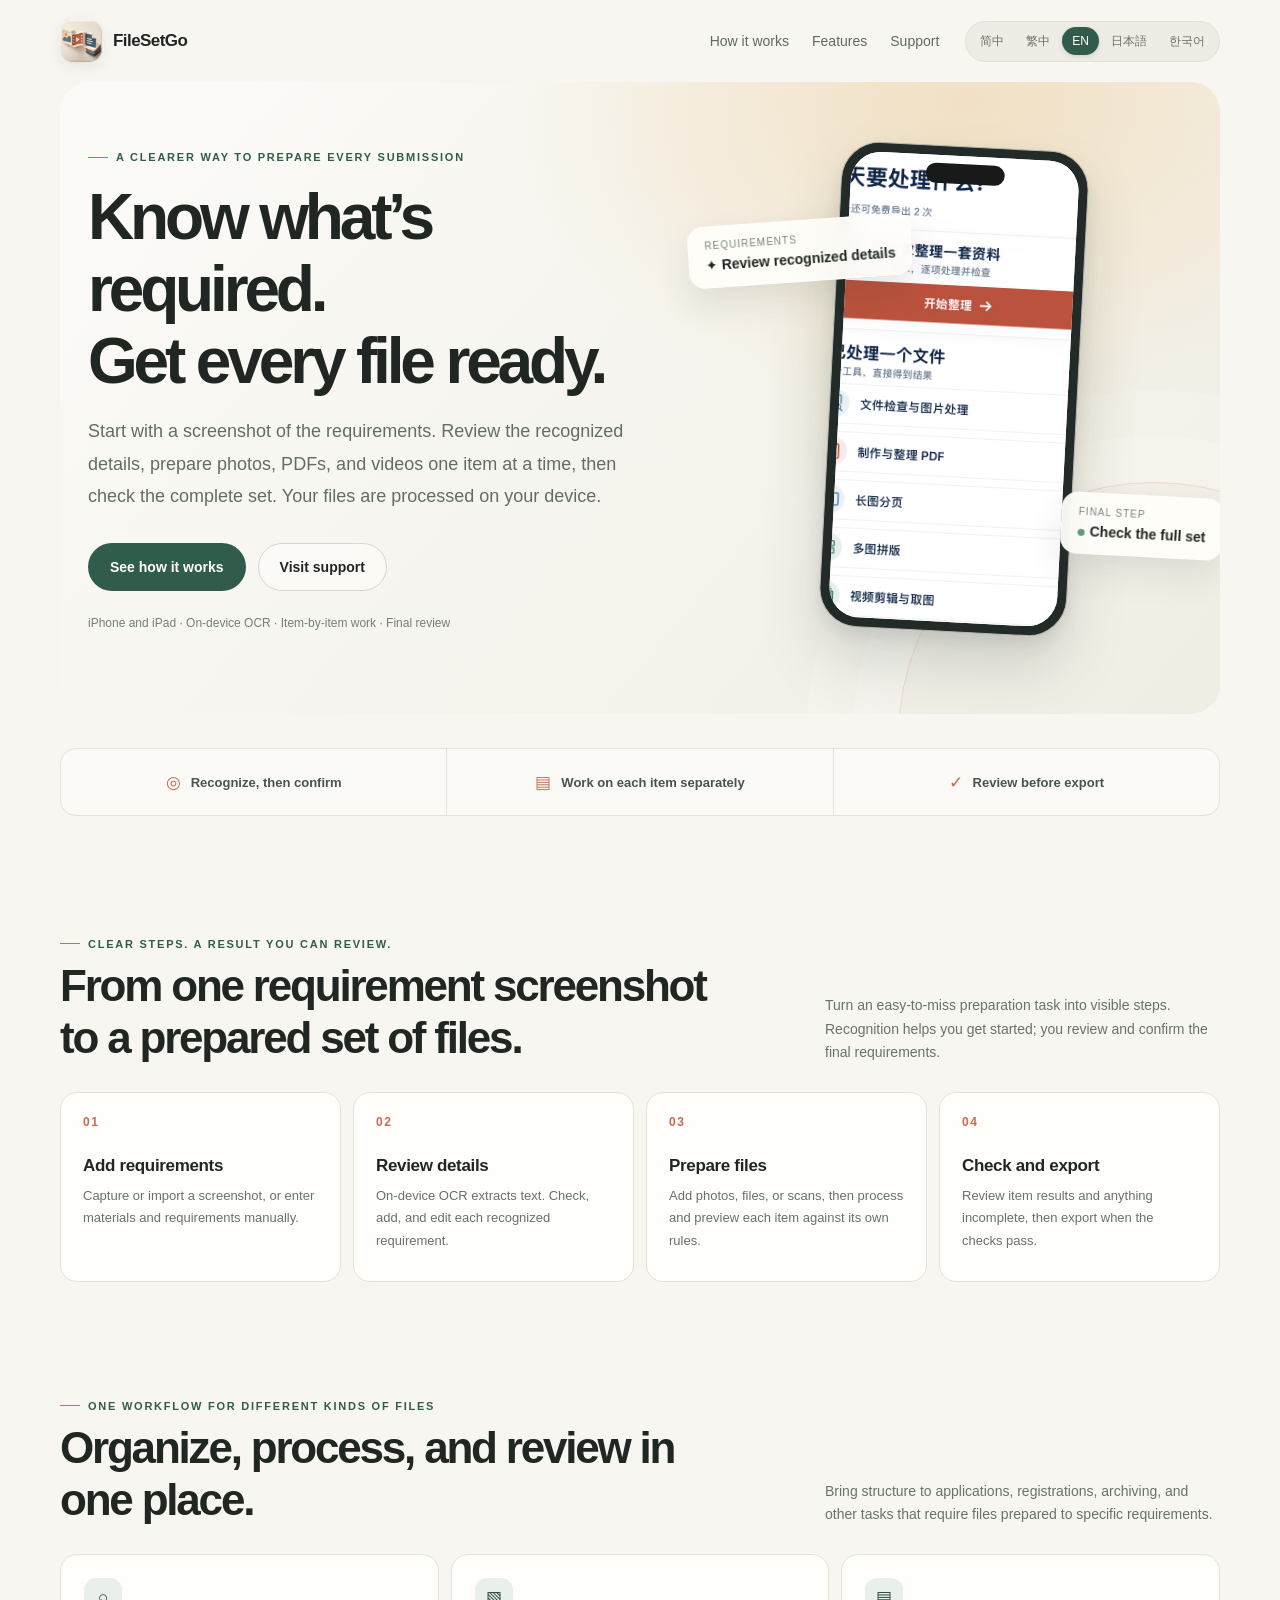
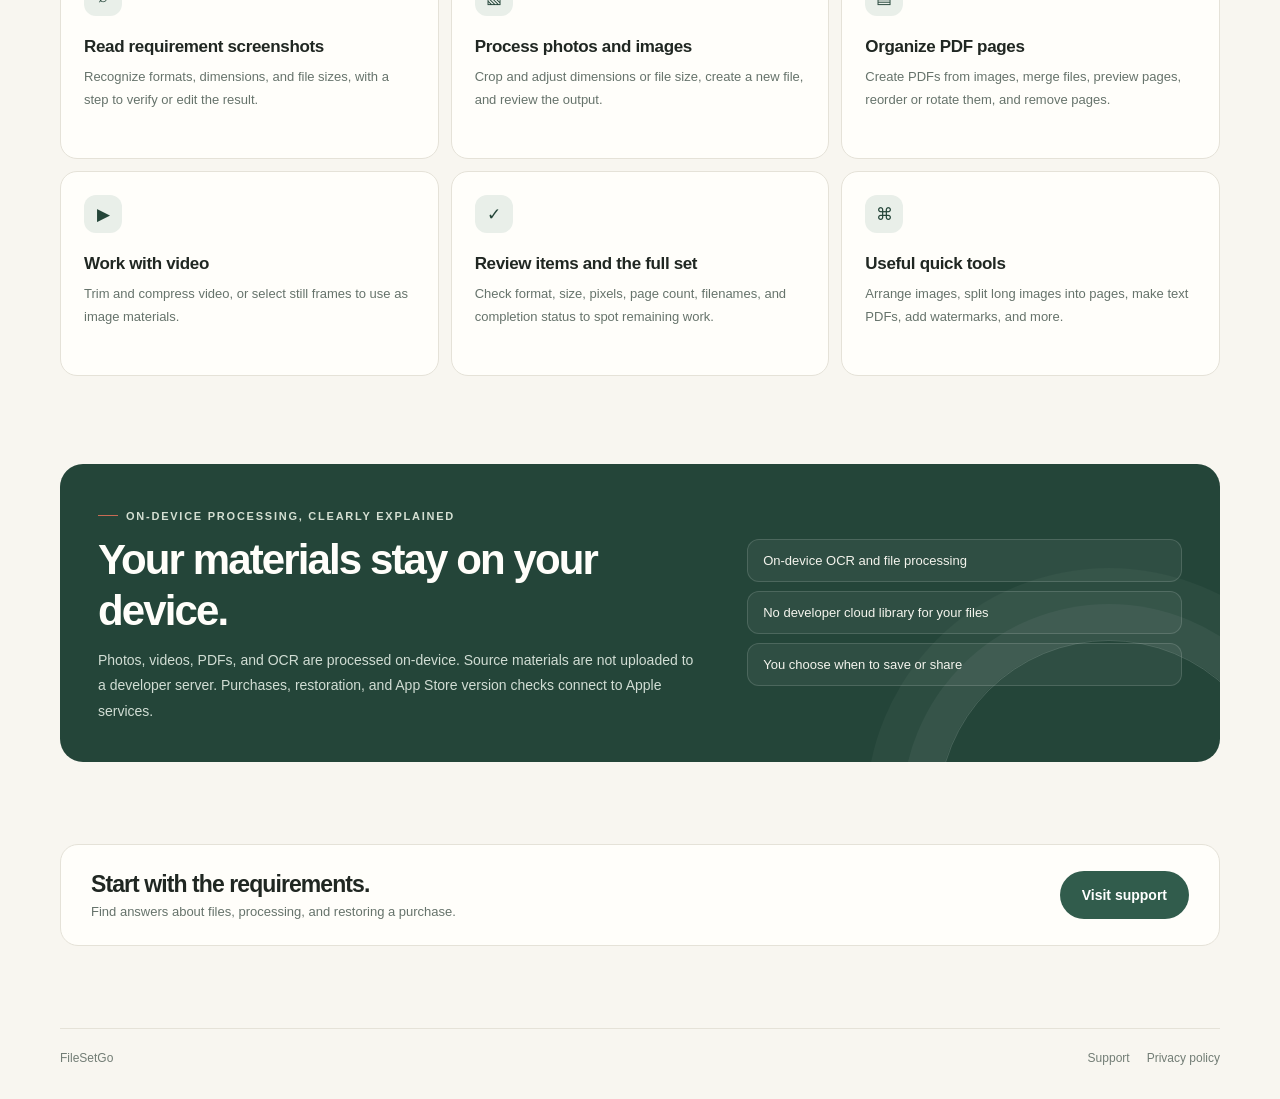
<file: index.html>
<!doctype html>
<html lang="zh-Hans">
<head>
  <meta charset="utf-8">
  <meta name="viewport" content="width=device-width, initial-scale=1">
  <meta name="theme-color" content="#f8f6f0">
  <meta name="description" id="meta-description" content="从要求截图开始，逐项整理照片、PDF 和视频，最后检查整套材料。识别与处理在设备本地完成。">
  <link rel="icon" type="image/png" href="./assets/app-icon.png">
  <link rel="stylesheet" href="./assets/site.css">
  <link rel="alternate" hreflang="zh-Hans" href="?lang=zh-Hans">
  <link rel="alternate" hreflang="zh-Hant-HK" href="?lang=zh-Hant-HK">
  <link rel="alternate" hreflang="en" href="?lang=en">
  <link rel="alternate" hreflang="ja" href="?lang=ja">
  <link rel="alternate" hreflang="ko" href="?lang=ko">
  <title>资料整整好 · FileSetGo — 先看要求，再整理材料</title>
</head>
<body>
<div class="wrap">
  <header class="site-header">
    <a class="brand" href="./index.html" aria-label="FileSetGo home">
      <img src="./assets/app-icon.png" alt="">
      <span class="brand-name" data-copy="brand">资料整整好 · FileSetGo</span>
    </a>
    <div class="header-actions">
      <nav class="main-nav" aria-label="Main navigation">
        <a href="#workflow" data-copy="navWorkflow">工作流程</a>
        <a href="#features" data-copy="navFeatures">功能</a>
        <a href="./support.html" data-copy="navSupport">技术支持</a>
      </nav>
      <div class="language-picker" aria-label="Select language">
        <button type="button" data-lang="zh-Hans" aria-current="true">简中</button>
        <button type="button" data-lang="zh-Hant-HK">繁中</button>
        <button type="button" data-lang="en">EN</button>
        <button type="button" data-lang="ja">日本語</button>
        <button type="button" data-lang="ko">한국어</button>
      </div>
    </div>
  </header>
</div>

<main class="wrap">
  <section class="hero">
    <div class="hero-grid">
      <div class="hero-copy">
        <span class="eyebrow" data-copy="eyebrow">为每一次提交，理清材料</span>
        <h1 data-copy="heroTitle">先看清要求，<br>再把材料准备好。</h1>
        <p data-copy="heroBody">从要求截图开始，识别并核对条件；再逐项整理照片、PDF 与视频，最后检查整套材料。每一步都有据可查，文件留在你的设备上处理。</p>
        <div class="actions">
          <a class="button button-primary" href="#workflow" data-copy="heroPrimary">看看怎么使用</a>
          <a class="button button-quiet" href="./support.html" data-copy="heroSecondary">查看常见问题</a>
        </div>
        <p class="hero-note" data-copy="heroNote">iPhone 与 iPad · 本机 OCR · 按项处理 · 导出前复核</p>
      </div>
      <div class="visual" aria-label="FileSetGo app preview">
        <div class="visual-glow"></div>
        <div class="float-card float-one"><span class="float-label" data-copy="floatOneLabel">要求截图</span><strong>✦ <span data-copy="floatOne">识别结果可核对</span></strong></div>
        <div class="phone">
          <div class="phone-island"></div>
        <div class="phone-screen"><img src="./assets/app-home.png" alt="资料整整好 App 首页真实画面"></div>
        </div>
        <div class="float-card float-two"><span class="float-label" data-copy="floatTwoLabel">最后一步</span><strong><span class="float-dot"></span><span data-copy="floatTwo">整套材料检查</span></strong></div>
      </div>
    </div>
  </section>

  <div class="trust-strip" aria-label="Product highlights">
    <div class="trust-item"><span>◎</span><span data-copy="trustOne">识别要求，再由你确认</span></div>
    <div class="trust-item"><span>▤</span><span data-copy="trustTwo">每份材料单独整理</span></div>
    <div class="trust-item"><span>✓</span><span data-copy="trustThree">导出前检查整套结果</span></div>
  </div>

  <section class="section" id="workflow">
    <div class="section-head">
      <div><span class="eyebrow" data-copy="workflowEyebrow">清楚的步骤，放心的结果</span><h2 data-copy="workflowTitle">从一张要求截图，到一套准备好的材料。</h2></div>
      <p data-copy="workflowBody">把容易遗漏的准备工作拆成看得见的步骤。识别只是起点，最终条件由你检查和确认。</p>
    </div>
    <div class="steps">
      <article class="step"><h3 data-copy="step1Title">导入要求</h3><p data-copy="step1Body">拍摄或选择要求截图，也可以手动输入材料和条件。</p></article>
      <article class="step"><h3 data-copy="step2Title">核对条件</h3><p data-copy="step2Body">本地 OCR 提取文字；逐条检查、补充和修改识别结果。</p></article>
      <article class="step"><h3 data-copy="step3Title">整理材料</h3><p data-copy="step3Body">添加照片、文件或扫描件，按每项材料的规则处理与预览。</p></article>
      <article class="step"><h3 data-copy="step4Title">检查并导出</h3><p data-copy="step4Body">查看未完成项目与逐项结果，核对通过后再导出。</p></article>
    </div>
  </section>

  <section class="section" id="features">
    <div class="section-head">
      <div><span class="eyebrow" data-copy="featuresEyebrow">一套流程，多种材料</span><h2 data-copy="featuresTitle">把整理、处理和复核放在同一个地方。</h2></div>
      <p data-copy="featuresBody">为证件申请、报名提交、资料归档等需要按要求准备文件的场景，建立有条理的工作流程。</p>
    </div>
    <div class="features">
      <article class="feature"><div class="feature-icon">⌕</div><h3 data-copy="feature1Title">要求截图识别</h3><p data-copy="feature1Body">识别格式、尺寸、大小等条件，保留人工确认和修改步骤。</p></article>
      <article class="feature"><div class="feature-icon">▧</div><h3 data-copy="feature2Title">照片与图片处理</h3><p data-copy="feature2Body">裁剪、调整尺寸与文件大小，生成新文件并复核输出结果。</p></article>
      <article class="feature"><div class="feature-icon">▤</div><h3 data-copy="feature3Title">PDF 页面整理</h3><p data-copy="feature3Body">从图片生成 PDF，合并文件，预览并调整页面顺序、方向或删除页面。</p></article>
      <article class="feature"><div class="feature-icon">▶</div><h3 data-copy="feature4Title">视频与画面</h3><p data-copy="feature4Body">裁剪和压缩视频，也可以从视频中选取静帧作为图片材料。</p></article>
      <article class="feature"><div class="feature-icon">✓</div><h3 data-copy="feature5Title">逐项与整套检查</h3><p data-copy="feature5Body">检查格式、大小、像素、页数、命名与完成状态，及时发现待处理项。</p></article>
      <article class="feature"><div class="feature-icon">⌘</div><h3 data-copy="feature6Title">常用快捷工具</h3><p data-copy="feature6Body">图片拼版、长图分页、文字转 PDF、加水印等工具，按需使用。</p></article>
    </div>
  </section>

  <section class="privacy-panel">
    <div><span class="eyebrow" data-copy="privacyEyebrow">本地处理，边界清楚</span><h2 data-copy="privacyTitle">你的材料留在设备上。</h2><p data-copy="privacyBody">照片、视频、PDF 与 OCR 处理在本机完成，原始材料不会上传到开发者服务器。购买、恢复购买和检查 App Store 版本时，应用会连接 Apple 服务。</p></div>
    <div class="privacy-facts">
      <div class="privacy-fact" data-copy="privacyFact1">本地 OCR 与文件处理</div>
      <div class="privacy-fact" data-copy="privacyFact2">不建立开发者云端材料库</div>
      <div class="privacy-fact" data-copy="privacyFact3">保存或分享由你主动选择</div>
    </div>
  </section>

  <section class="cta">
    <div><h2 data-copy="ctaTitle">准备材料时，先从要求开始。</h2><p data-copy="ctaBody">了解常见问题、文件处理方式与购买恢复说明。</p></div>
    <a class="button button-primary" href="./support.html" data-copy="ctaButton">前往技术支持</a>
  </section>
</main>

<div class="wrap"><footer class="footer"><span data-copy="footerBrand">资料整整好 · FileSetGo</span><div class="footer-links"><a href="./support.html" data-copy="navSupport">技术支持</a><a href="./privacy.html" data-copy="privacyLink">隐私政策</a></div></footer></div>

<script type="application/json" id="translations">
{
  "zh-Hans":{"title":"资料整整好 · FileSetGo — 先看要求，再整理材料","description":"从要求截图开始，逐项整理照片、PDF 和视频，最后检查整套材料。识别与处理在设备本地完成。","brand":"资料整整好 · FileSetGo","navWorkflow":"工作流程","navFeatures":"功能","navSupport":"技术支持","eyebrow":"为每一次提交，理清材料","heroTitle":"先看清要求，\\n再把材料准备好。","heroBody":"从要求截图开始，识别并核对条件；再逐项整理照片、PDF 与视频，最后检查整套材料。每一步都有据可查，文件留在你的设备上处理。","heroPrimary":"看看怎么使用","heroSecondary":"查看常见问题","heroNote":"iPhone 与 iPad · 本机 OCR · 按项处理 · 导出前复核","floatOneLabel":"要求截图","floatOne":"识别结果可核对","floatTwoLabel":"最后一步","floatTwo":"整套材料检查","trustOne":"识别要求，再由你确认","trustTwo":"每份材料单独整理","trustThree":"导出前检查整套结果","workflowEyebrow":"清楚的步骤，放心的结果","workflowTitle":"从一张要求截图，到一套准备好的材料。","workflowBody":"把容易遗漏的准备工作拆成看得见的步骤。识别只是起点，最终条件由你检查和确认。","step1Title":"导入要求","step1Body":"拍摄或选择要求截图，也可以手动输入材料和条件。","step2Title":"核对条件","step2Body":"本地 OCR 提取文字；逐条检查、补充和修改识别结果。","step3Title":"整理材料","step3Body":"添加照片、文件或扫描件，按每项材料的规则处理与预览。","step4Title":"检查并导出","step4Body":"查看未完成项目与逐项结果，核对通过后再导出。","featuresEyebrow":"一套流程，多种材料","featuresTitle":"把整理、处理和复核放在同一个地方。","featuresBody":"为证件申请、报名提交、资料归档等需要按要求准备文件的场景，建立有条理的工作流程。","feature1Title":"要求截图识别","feature1Body":"识别格式、尺寸、大小等条件，保留人工确认和修改步骤。","feature2Title":"照片与图片处理","feature2Body":"裁剪、调整尺寸与文件大小，生成新文件并复核输出结果。","feature3Title":"PDF 页面整理","feature3Body":"从图片生成 PDF，合并文件，预览并调整页面顺序、方向或删除页面。","feature4Title":"视频与画面","feature4Body":"裁剪和压缩视频，也可以从视频中选取静帧作为图片材料。","feature5Title":"逐项与整套检查","feature5Body":"检查格式、大小、像素、页数、命名与完成状态，及时发现待处理项。","feature6Title":"常用快捷工具","feature6Body":"图片拼版、长图分页、文字转 PDF、加水印等工具，按需使用。","privacyEyebrow":"本地处理，边界清楚","privacyTitle":"你的材料留在设备上。","privacyBody":"照片、视频、PDF 与 OCR 处理在本机完成，原始材料不会上传到开发者服务器。购买、恢复购买和检查 App Store 版本时，应用会连接 Apple 服务。","privacyFact1":"本地 OCR 与文件处理","privacyFact2":"不建立开发者云端材料库","privacyFact3":"保存或分享由你主动选择","ctaTitle":"准备材料时，先从要求开始。","ctaBody":"了解常见问题、文件处理方式与购买恢复说明。","ctaButton":"前往技术支持","footerBrand":"资料整整好 · FileSetGo","privacyLink":"隐私政策"},
  "zh-Hant-HK":{"title":"資料整整好 · FileSetGo — 先看要求，再整理資料","description":"從要求截圖開始，逐項整理相片、PDF 和影片，最後檢查整套資料。辨識與處理均在裝置本機完成。","brand":"資料整整好 · FileSetGo","navWorkflow":"使用流程","navFeatures":"功能","navSupport":"技術支援","eyebrow":"為每次提交，理清資料","heroTitle":"先看清要求，\\n再準備好資料。","heroBody":"從要求截圖開始，辨識並核對條件；再逐項整理相片、PDF 與影片，最後檢查整套資料。每一步都有跡可尋，檔案會留在你的裝置上處理。","heroPrimary":"看看如何使用","heroSecondary":"查看常見問題","heroNote":"iPhone 與 iPad · 本機 OCR · 逐項處理 · 匯出前覆核","floatOneLabel":"要求截圖","floatOne":"辨識結果可供核對","floatTwoLabel":"最後一步","floatTwo":"檢查整套資料","trustOne":"辨識要求，由你確認","trustTwo":"每份資料獨立整理","trustThree":"匯出前檢查整套結果","workflowEyebrow":"步驟清晰，結果安心","workflowTitle":"由一張要求截圖，整理好整套資料。","workflowBody":"把容易遺漏的準備工作拆成看得見的步驟。辨識只是起點，最終條件由你檢查和確認。","step1Title":"匯入要求","step1Body":"拍攝或選取要求截圖，亦可手動輸入資料及條件。","step2Title":"核對條件","step2Body":"以本機 OCR 擷取文字；逐項檢查、補充及修改辨識結果。","step3Title":"整理資料","step3Body":"加入相片、檔案或掃描文件，按每項資料的規則處理及預覽。","step4Title":"檢查並匯出","step4Body":"查看未完成項目及逐項結果，核對通過後再匯出。","featuresEyebrow":"一套流程，多種資料","featuresTitle":"在同一處整理、處理和覆核。","featuresBody":"適用於證件申請、報名提交、資料存檔等需要按要求準備檔案的情境。","feature1Title":"辨識要求截圖","feature1Body":"辨識格式、尺寸、檔案大小等條件，並保留人工確認及修改步驟。","feature2Title":"相片與圖片處理","feature2Body":"裁剪及調整尺寸和檔案大小，建立新檔案並覆核輸出結果。","feature3Title":"整理 PDF 頁面","feature3Body":"以圖片建立 PDF、合併檔案、預覽並調整頁序和方向，亦可刪除頁面。","feature4Title":"影片與畫面","feature4Body":"裁剪及壓縮影片，亦可從影片擷取靜態畫面作為圖片資料。","feature5Title":"逐項及整套檢查","feature5Body":"檢查格式、大小、像素、頁數、命名及完成狀態，及早發現待處理項目。","feature6Title":"常用快捷工具","feature6Body":"圖片拼版、長圖分頁、文字轉 PDF、加上浮水印等工具，按需要使用。","privacyEyebrow":"本機處理，界線清晰","privacyTitle":"你的資料留在裝置上。","privacyBody":"相片、影片、PDF 及 OCR 均在裝置本機處理，原始資料不會上載至開發者伺服器。購買、恢復購買及檢查 App Store 版本時，App 會連接 Apple 服務。","privacyFact1":"本機 OCR 與檔案處理","privacyFact2":"不設開發者雲端資料庫","privacyFact3":"由你選擇儲存或分享","ctaTitle":"準備資料，先從要求開始。","ctaBody":"查看常見問題、檔案處理方式及恢復購買說明。","ctaButton":"前往技術支援","footerBrand":"資料整整好 · FileSetGo","privacyLink":"私隱政策"},
  "en":{"title":"FileSetGo — Get the requirements clear. Get your files ready.","description":"Start with a requirement screenshot, organize photos, PDFs, and videos item by item, then review the full set. Recognition and processing run on your device.","brand":"FileSetGo","navWorkflow":"How it works","navFeatures":"Features","navSupport":"Support","eyebrow":"A clearer way to prepare every submission","heroTitle":"Know what’s required.\\nGet every file ready.","heroBody":"Start with a screenshot of the requirements. Review the recognized details, prepare photos, PDFs, and videos one item at a time, then check the complete set. Your files are processed on your device.","heroPrimary":"See how it works","heroSecondary":"Visit support","heroNote":"iPhone and iPad · On-device OCR · Item-by-item work · Final review","floatOneLabel":"REQUIREMENTS","floatOne":"Review recognized details","floatTwoLabel":"FINAL STEP","floatTwo":"Check the full set","trustOne":"Recognize, then confirm","trustTwo":"Work on each item separately","trustThree":"Review before export","workflowEyebrow":"Clear steps. A result you can review.","workflowTitle":"From one requirement screenshot to a prepared set of files.","workflowBody":"Turn an easy-to-miss preparation task into visible steps. Recognition helps you get started; you review and confirm the final requirements.","step1Title":"Add requirements","step1Body":"Capture or import a screenshot, or enter materials and requirements manually.","step2Title":"Review details","step2Body":"On-device OCR extracts text. Check, add, and edit each recognized requirement.","step3Title":"Prepare files","step3Body":"Add photos, files, or scans, then process and preview each item against its own rules.","step4Title":"Check and export","step4Body":"Review item results and anything incomplete, then export when the checks pass.","featuresEyebrow":"One workflow for different kinds of files","featuresTitle":"Organize, process, and review in one place.","featuresBody":"Bring structure to applications, registrations, archiving, and other tasks that require files prepared to specific requirements.","feature1Title":"Read requirement screenshots","feature1Body":"Recognize formats, dimensions, and file sizes, with a step to verify or edit the result.","feature2Title":"Process photos and images","feature2Body":"Crop and adjust dimensions or file size, create a new file, and review the output.","feature3Title":"Organize PDF pages","feature3Body":"Create PDFs from images, merge files, preview pages, reorder or rotate them, and remove pages.","feature4Title":"Work with video","feature4Body":"Trim and compress video, or select still frames to use as image materials.","feature5Title":"Review items and the full set","feature5Body":"Check format, size, pixels, page count, filenames, and completion status to spot remaining work.","feature6Title":"Useful quick tools","feature6Body":"Arrange images, split long images into pages, make text PDFs, add watermarks, and more.","privacyEyebrow":"On-device processing, clearly explained","privacyTitle":"Your materials stay on your device.","privacyBody":"Photos, videos, PDFs, and OCR are processed on-device. Source materials are not uploaded to a developer server. Purchases, restoration, and App Store version checks connect to Apple services.","privacyFact1":"On-device OCR and file processing","privacyFact2":"No developer cloud library for your files","privacyFact3":"You choose when to save or share","ctaTitle":"Start with the requirements.","ctaBody":"Find answers about files, processing, and restoring a purchase.","ctaButton":"Visit support","footerBrand":"FileSetGo","privacyLink":"Privacy policy"},
  "ja":{"title":"FileSetGo — 条件を確認して、提出ファイルを準備","description":"条件のスクリーンショットから始めて、写真、PDF、動画を項目ごとに整理し、最後に一式を確認。文字認識とファイル処理は端末内で行います。","brand":"FileSetGo","navWorkflow":"使い方","navFeatures":"機能","navSupport":"サポート","eyebrow":"提出資料の準備を、もっと分かりやすく","heroTitle":"条件を確認して、\\n必要な資料を整える。","heroBody":"条件のスクリーンショットから始め、認識された内容を確認。写真、PDF、動画を項目ごとに整理し、最後に一式をチェックします。ファイルは端末内で処理されます。","heroPrimary":"使い方を見る","heroSecondary":"サポートを見る","heroNote":"iPhone・iPad · 端末内 OCR · 項目ごとの処理 · 書き出し前に確認","floatOneLabel":"条件の画像","floatOne":"認識結果を確認","floatTwoLabel":"最後のステップ","floatTwo":"資料一式をチェック","trustOne":"認識した内容を自分で確認","trustTwo":"資料を一つずつ整理","trustThree":"書き出し前に全体を確認","workflowEyebrow":"分かりやすい手順、確認できる結果","workflowTitle":"条件の画像から、準備が整った資料一式へ。","workflowBody":"見落としやすい準備を、確認できる手順に分けます。文字認識は最初の手助けです。最終的な条件は自分で確認できます。","step1Title":"条件を読み込む","step1Body":"条件の画像を撮影・読み込むか、資料と条件を手入力します。","step2Title":"条件を確認","step2Body":"端末内 OCR で文字を抽出し、認識結果を一つずつ確認、追加、修正します。","step3Title":"資料を整える","step3Body":"写真、ファイル、スキャンを追加し、資料ごとの条件に合わせて処理・プレビューします。","step4Title":"確認して書き出す","step4Body":"各項目の結果と未完了項目を確認し、チェック後に書き出します。","featuresEyebrow":"さまざまな資料を一つの流れで","featuresTitle":"整理、処理、確認を一か所で。","featuresBody":"申請、登録、書類保管など、指定された条件に合わせてファイルを準備する場面をサポートします。","feature1Title":"条件画像の文字認識","feature1Body":"形式、寸法、ファイルサイズなどを読み取り、結果を確認・編集できます。","feature2Title":"写真・画像の処理","feature2Body":"切り抜きや寸法・ファイルサイズの調整を行い、新しいファイルを作成して確認します。","feature3Title":"PDF ページの整理","feature3Body":"画像から PDF を作成し、ファイルを結合。ページのプレビュー、並べ替え、回転、削除ができます。","feature4Title":"動画の処理","feature4Body":"動画のトリミングと圧縮、または静止画のフレーム選択に対応します。","feature5Title":"項目ごと・一式の確認","feature5Body":"形式、サイズ、ピクセル、ページ数、ファイル名、完了状況を確認できます。","feature6Title":"便利なクイックツール","feature6Body":"画像のレイアウト、長い画像の分割、テキスト PDF の作成、透かし追加など。","privacyEyebrow":"端末内で処理し、通信範囲を明示","privacyTitle":"資料は端末内に保存されます。","privacyBody":"写真、動画、PDF、OCR は端末内で処理し、元の資料を開発者サーバーへアップロードしません。購入、復元、App Store のバージョン確認では Apple のサービスに接続します。","privacyFact1":"端末内 OCR とファイル処理","privacyFact2":"開発者のクラウドに資料を保存しません","privacyFact3":"保存・共有はユーザーが選択","ctaTitle":"資料の準備は、条件の確認から。","ctaBody":"ファイル、処理、購入の復元についてよくある質問を確認できます。","ctaButton":"サポートを見る","footerBrand":"FileSetGo","privacyLink":"プライバシーポリシー"},
  "ko":{"title":"FileSetGo — 요구 사항을 확인하고 자료를 준비하세요","description":"요구 사항 스크린샷으로 시작해 사진, PDF, 동영상을 항목별로 정리하고 전체 자료를 확인하세요. 텍스트 인식과 파일 처리는 기기에서 실행됩니다.","brand":"FileSetGo","navWorkflow":"사용 방법","navFeatures":"기능","navSupport":"지원","eyebrow":"제출 자료 준비를 더 명확하게","heroTitle":"요구 사항을 확인하고,\\n자료를 하나씩 준비하세요.","heroBody":"요구 사항 스크린샷에서 시작해 인식된 내용을 확인하세요. 사진, PDF, 동영상을 항목별로 정리한 뒤 전체 자료를 검토합니다. 파일은 기기에서 처리됩니다.","heroPrimary":"사용 방법 보기","heroSecondary":"자주 묻는 질문","heroNote":"iPhone 및 iPad · 기기 내 OCR · 항목별 작업 · 내보내기 전 검토","floatOneLabel":"요구 사항 이미지","floatOne":"인식 결과 확인","floatTwoLabel":"마지막 단계","floatTwo":"전체 자료 확인","trustOne":"인식 후 직접 확인","trustTwo":"자료를 항목별로 정리","trustThree":"내보내기 전 전체 검토","workflowEyebrow":"명확한 단계, 확인할 수 있는 결과","workflowTitle":"요구 사항 이미지에서 준비된 자료 모음까지.","workflowBody":"놓치기 쉬운 준비 과정을 확인 가능한 단계로 나눕니다. 텍스트 인식은 시작을 돕고, 최종 요구 사항은 직접 확인합니다.","step1Title":"요구 사항 추가","step1Body":"요구 사항 이미지를 촬영하거나 가져오고, 자료와 조건을 직접 입력할 수도 있습니다.","step2Title":"조건 확인","step2Body":"기기 내 OCR로 텍스트를 추출합니다. 인식 결과를 항목별로 확인하고 추가하거나 수정하세요.","step3Title":"자료 정리","step3Body":"사진, 파일, 스캔본을 추가하고 자료별 조건에 맞게 처리하고 미리 봅니다.","step4Title":"확인 후 내보내기","step4Body":"항목별 결과와 미완료 항목을 확인한 뒤 검사를 통과하면 내보냅니다.","featuresEyebrow":"다양한 파일을 하나의 흐름으로","featuresTitle":"정리, 처리, 검토를 한곳에서.","featuresBody":"신청, 등록, 문서 보관 등 특정 조건에 맞춰 파일을 준비해야 하는 작업을 체계적으로 관리합니다.","feature1Title":"요구 사항 이미지 인식","feature1Body":"형식, 크기, 파일 용량을 인식하고 결과를 확인하거나 수정할 수 있습니다.","feature2Title":"사진 및 이미지 처리","feature2Body":"자르기, 크기 및 파일 용량 조정, 새 파일 생성 후 결과 확인을 지원합니다.","feature3Title":"PDF 페이지 정리","feature3Body":"이미지로 PDF를 만들고 파일을 병합합니다. 페이지를 미리 보고 순서와 방향을 바꾸거나 삭제할 수 있습니다.","feature4Title":"동영상 작업","feature4Body":"동영상 자르기와 압축, 또는 정지 화면 프레임 선택을 지원합니다.","feature5Title":"항목별·전체 검사","feature5Body":"형식, 용량, 픽셀, 페이지 수, 파일 이름, 완료 상태를 확인해 남은 작업을 찾습니다.","feature6Title":"유용한 빠른 도구","feature6Body":"이미지 배치, 긴 이미지 분할, 텍스트 PDF 만들기, 워터마크 추가 등을 제공합니다.","privacyEyebrow":"기기에서 처리하고, 통신 범위를 명확하게","privacyTitle":"자료는 기기에 보관됩니다.","privacyBody":"사진, 동영상, PDF 및 OCR은 기기에서 처리하며 원본 자료를 개발자 서버에 업로드하지 않습니다. 구매, 복원, App Store 버전 확인 시 Apple 서비스에 연결됩니다.","privacyFact1":"기기 내 OCR 및 파일 처리","privacyFact2":"개발자 클라우드 자료 저장소 없음","privacyFact3":"저장 및 공유는 사용자가 선택","ctaTitle":"자료 준비는 요구 사항 확인부터.","ctaBody":"파일, 처리 방법, 구매 복원에 관한 자주 묻는 질문을 확인하세요.","ctaButton":"지원 페이지 보기","footerBrand":"FileSetGo","privacyLink":"개인정보 처리방침"}
}
</script>
<script src="./assets/site.js" defer></script>
</body>
</html>
</file>
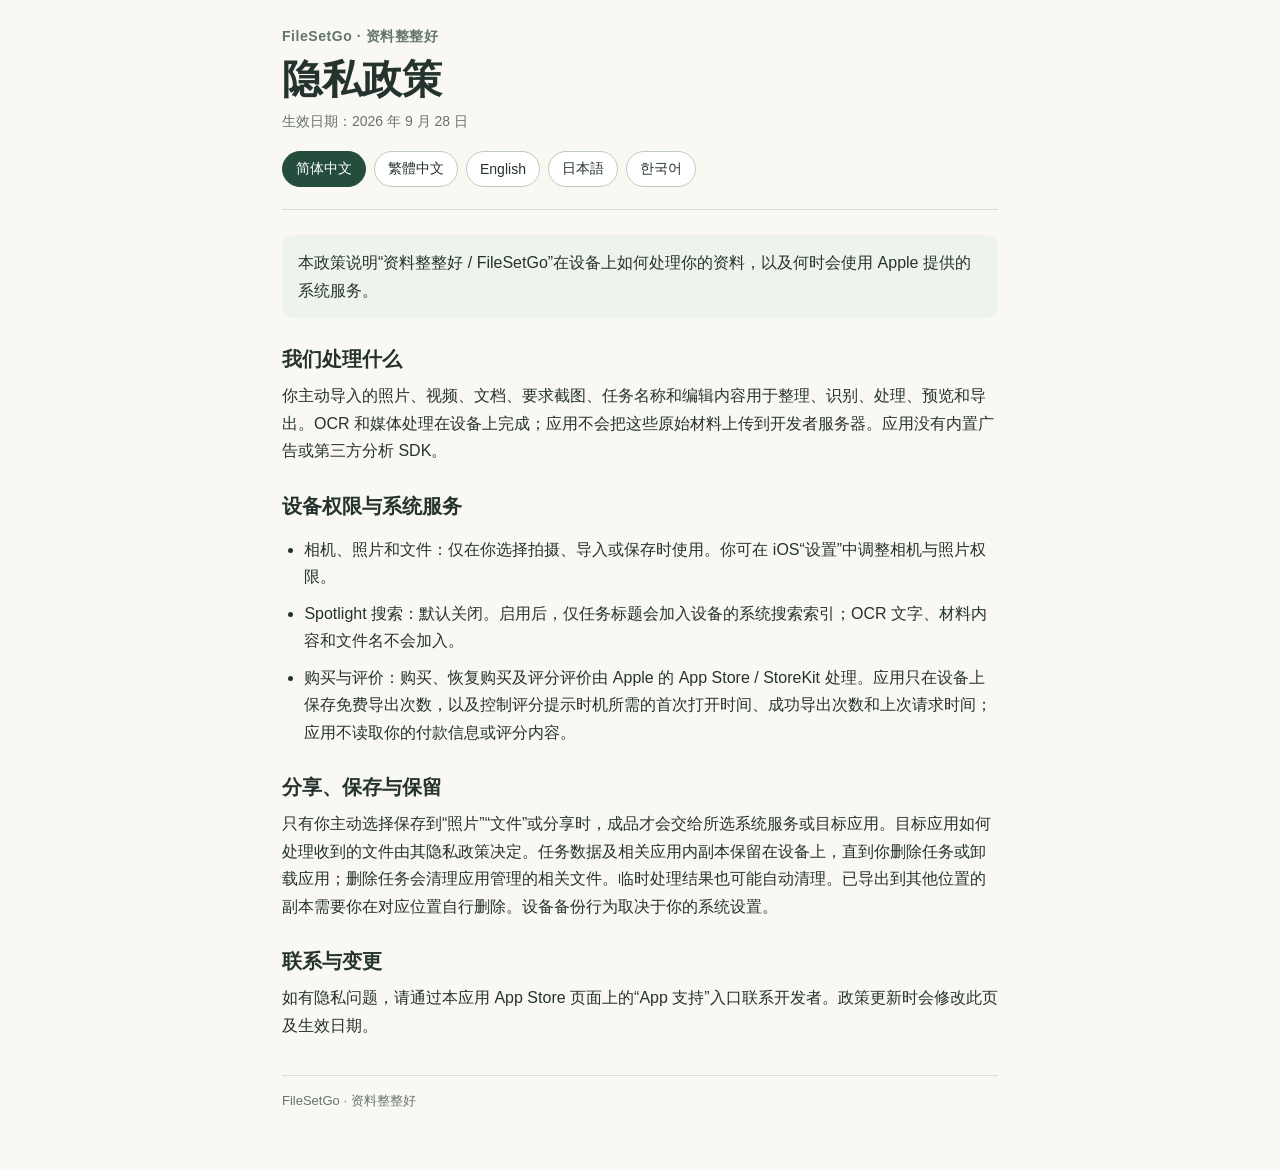
<file: privacy.html>
<!doctype html>
<html lang="zh-Hans">
<head>
  <meta charset="utf-8">
  <meta name="viewport" content="width=device-width, initial-scale=1">
  <meta name="color-scheme" content="light">
  <title>隐私政策 · FileSetGo</title>
  <style>
    :root { color-scheme: light; font-family: -apple-system, BlinkMacSystemFont, "Segoe UI", sans-serif; background: #faf8f2; color: #25332f; }
    * { box-sizing: border-box; }
    body { margin: 0; }
    main { max-width: 760px; margin: auto; padding: 28px 22px 60px; }
    header { border-bottom: 1px solid #d9ded6; padding-bottom: 22px; margin-bottom: 25px; }
    .brand { color: #63766b; font-size: 14px; font-weight: 650; letter-spacing: .04em; }
    h1 { font-size: clamp(29px, 6vw, 40px); line-height: 1.18; margin: 10px 0; }
    .updated { color: #66746d; font-size: 14px; margin: 0; }
    nav { display: flex; flex-wrap: wrap; gap: 8px; margin-top: 20px; }
    nav button { border: 1px solid #bdcbc0; background: #fff; color: #25332f; border-radius: 999px; padding: 8px 13px; font: inherit; font-size: 14px; cursor: pointer; }
    nav button[aria-current="true"] { background: #244d3e; border-color: #244d3e; color: white; }
    article { display: none; line-height: 1.72; font-size: 16px; }
    article.active { display: block; }
    h2 { font-size: 20px; line-height: 1.35; margin: 28px 0 8px; }
    p, li { margin: 9px 0; }
    ul { padding-left: 1.4em; }
    a { color: #245b48; }
    .note { background: #eef3ec; padding: 14px 16px; border-radius: 12px; }
    footer { border-top: 1px solid #d9ded6; padding-top: 16px; margin-top: 36px; color: #66746d; font-size: 13px; }
  </style>
</head>
<body>
<main>
  <header>
    <div class="brand">FileSetGo · 资料整整好</div>
    <h1 id="page-title">隐私政策</h1>
    <p class="updated" id="updated">生效日期：2026 年 9 月 28 日</p>
    <nav aria-label="Language">
      <button type="button" data-language="zh-Hans">简体中文</button>
      <button type="button" data-language="zh-Hant-HK">繁體中文</button>
      <button type="button" data-language="en">English</button>
      <button type="button" data-language="ja">日本語</button>
      <button type="button" data-language="ko">한국어</button>
    </nav>
  </header>

  <article data-policy="zh-Hans" class="active" lang="zh-Hans">
    <p class="note">本政策说明“资料整整好 / FileSetGo”在设备上如何处理你的资料，以及何时会使用 Apple 提供的系统服务。</p>
    <h2>我们处理什么</h2>
    <p>你主动导入的照片、视频、文档、要求截图、任务名称和编辑内容用于整理、识别、处理、预览和导出。OCR 和媒体处理在设备上完成；应用不会把这些原始材料上传到开发者服务器。应用没有内置广告或第三方分析 SDK。</p>
    <h2>设备权限与系统服务</h2>
    <ul>
      <li>相机、照片和文件：仅在你选择拍摄、导入或保存时使用。你可在 iOS“设置”中调整相机与照片权限。</li>
      <li>Spotlight 搜索：默认关闭。启用后，仅任务标题会加入设备的系统搜索索引；OCR 文字、材料内容和文件名不会加入。</li>
      <li>购买与评价：购买、恢复购买及评分评价由 Apple 的 App Store / StoreKit 处理。应用只在设备上保存免费导出次数，以及控制评分提示时机所需的首次打开时间、成功导出次数和上次请求时间；应用不读取你的付款信息或评分内容。</li>
    </ul>
    <h2>分享、保存与保留</h2>
    <p>只有你主动选择保存到“照片”“文件”或分享时，成品才会交给所选系统服务或目标应用。目标应用如何处理收到的文件由其隐私政策决定。任务数据及相关应用内副本保留在设备上，直到你删除任务或卸载应用；删除任务会清理应用管理的相关文件。临时处理结果也可能自动清理。已导出到其他位置的副本需要你在对应位置自行删除。设备备份行为取决于你的系统设置。</p>
    <h2>联系与变更</h2>
    <p>如有隐私问题，请通过本应用 App Store 页面上的“App 支持”入口联系开发者。政策更新时会修改此页及生效日期。</p>
  </article>

  <article data-policy="zh-Hant-HK" lang="zh-Hant-HK">
    <p class="note">本政策說明「資料整整好 / FileSetGo」如何在裝置上處理你的資料，以及何時使用 Apple 提供的系統服務。</p>
    <h2>我們處理甚麼</h2>
    <p>你主動匯入的相片、影片、文件、要求截圖、任務名稱及編輯內容，用於整理、辨識、處理、預覽及匯出。OCR 和媒體處理均在裝置上完成；App 不會把這些原始資料上載至開發者伺服器。App 沒有內置廣告或第三方分析 SDK。</p>
    <h2>裝置權限與系統服務</h2>
    <ul>
      <li>相機、相片及檔案：只會在你選擇拍攝、匯入或儲存時使用。你可在 iOS「設定」中調整相機及相片權限。</li>
      <li>Spotlight 搜尋：預設關閉。啟用後，只有任務標題會加入裝置的系統搜尋索引；OCR 文字、資料內容及檔案名稱不會加入。</li>
      <li>購買與評價：購買、恢復購買及評分評價由 Apple 的 App Store / StoreKit 處理。App 只在裝置上保存免費匯出次數，以及控制評分提示時間所需的首次開啟時間、成功匯出次數和上次請求時間；App 不會讀取你的付款資料或評價內容。</li>
    </ul>
    <h2>分享、儲存與保留</h2>
    <p>只有你主動選擇儲存至「相片」「檔案」或分享時，成品才會交予所選系統服務或目標 App。目標 App 如何處理收到的檔案，請參閱其私隱政策。任務資料及相關 App 內副本會保留在裝置上，直至你刪除任務或卸載 App；刪除任務會清理 App 管理的相關檔案。臨時處理結果亦可能自動清理。已匯出至其他位置的副本，需要你在相應位置自行刪除。裝置備份行為取決於你的系統設定。</p>
    <h2>聯絡與變更</h2>
    <p>如有私隱問題，請透過本 App 的 App Store 頁面上「App 支援」入口聯絡開發者。政策更新時會修改此頁及生效日期。</p>
  </article>

  <article data-policy="en" lang="en">
    <p class="note">This policy explains how FileSetGo handles your files on your device and when it uses Apple system services.</p>
    <h2>Information the app processes</h2>
    <p>Photos, videos, documents, requirement screenshots, task names, and edits that you choose to import are used to organize, recognize, process, preview, and export your work. OCR and media processing run on your device. The app does not upload these source files to a developer server. It contains no ads or third-party analytics SDKs.</p>
    <h2>Permissions and system services</h2>
    <ul>
      <li>Camera, Photos, and Files: Used when you choose to capture, import, or save. You can change Camera and Photos permissions in iOS Settings.</li>
      <li>Spotlight Search: Off by default. If enabled, only task titles are added to the device's system search index. OCR text, file contents, and filenames are excluded.</li>
      <li>Purchases and reviews: Apple App Store / StoreKit handles purchases, restoration, ratings, and reviews. The app stores the free-export count and the first-open date, successful-export count, and last request date needed to time rating prompts on your device. The app does not access your payment details or review content.</li>
    </ul>
    <h2>Sharing, storage, and deletion</h2>
    <p>Finished files are handed to Photos, Files, or a destination app only when you choose to save or share them. See the destination app's privacy policy for its handling of those files. Task data and related app-managed copies remain on your device until you delete a task or uninstall the app. Deleting a task cleans up its app-managed files. Temporary processing results may also be removed automatically. Copies you exported elsewhere must be deleted from those locations separately. Device backups depend on your system settings.</p>
    <h2>Contact and changes</h2>
    <p>For privacy questions, use the App Support link on this app's App Store page to contact the developer. Updates to this policy will appear here with a revised effective date.</p>
  </article>

  <article data-policy="ja" lang="ja">
    <p class="note">このポリシーは、FileSetGo が端末内のファイルをどのように扱い、いつ Apple のシステムサービスを利用するかを説明します。</p>
    <h2>取り扱う情報</h2>
    <p>あなたが読み込む写真、動画、書類、要件の画像、タスク名、編集内容は、整理、文字認識、処理、プレビュー、書き出しに使用します。OCR とメディア処理は端末上で実行します。元ファイルを開発者のサーバーへアップロードしません。広告や第三者の分析 SDK は組み込んでいません。</p>
    <h2>権限とシステムサービス</h2>
    <ul>
      <li>カメラ、写真、ファイル：撮影、読み込み、保存を選んだときに使用します。カメラと写真の権限は iOS の「設定」で変更できます。</li>
      <li>Spotlight 検索：初期設定ではオフです。有効にすると、タスク名だけが端末のシステム検索に登録されます。OCR テキスト、書類の内容、ファイル名は登録されません。</li>
      <li>購入とレビュー：購入、購入の復元、評価、レビューは Apple の App Store / StoreKit が処理します。アプリは無料書き出し回数、評価依頼の時期を決めるための初回起動日、書き出し成功回数、前回依頼日を端末に保存します。支払い情報やレビュー内容は取得しません。</li>
    </ul>
    <h2>共有、保存、削除</h2>
    <p>完成ファイルは、あなたが保存や共有を選んだ場合だけ、写真、ファイル、または選択したアプリに渡します。受け取ったアプリによる取り扱いは、そのアプリのプライバシーポリシーをご確認ください。タスクのデータと関連するアプリ内コピーは、タスクを削除するかアプリをアンインストールするまで端末に残ります。タスクの削除時には関連する管理対象ファイルを整理します。一時的な処理結果は自動的に削除される場合もあります。別の場所へ書き出したコピーは、その場所で別途削除してください。端末のバックアップはシステム設定に従います。</p>
    <h2>お問い合わせと変更</h2>
    <p>プライバシーに関するお問い合わせは、このアプリの App Store ページにある「App サポート」から開発者へご連絡ください。ポリシーを変更した場合は、このページと発効日を更新します。</p>
  </article>

  <article data-policy="ko" lang="ko">
    <p class="note">이 정책은 FileSetGo가 기기에서 파일을 처리하는 방식과 Apple 시스템 서비스를 사용하는 경우를 설명합니다.</p>
    <h2>처리하는 정보</h2>
    <p>사용자가 가져온 사진, 동영상, 문서, 요구 사항 이미지, 작업 이름 및 편집 내용은 정리, 텍스트 인식, 처리, 미리보기, 내보내기에 사용됩니다. OCR과 미디어 처리는 기기에서 실행됩니다. 원본 파일을 개발자 서버에 업로드하지 않습니다. 광고나 타사 분석 SDK는 포함되어 있지 않습니다.</p>
    <h2>권한 및 시스템 서비스</h2>
    <ul>
      <li>카메라, 사진 및 파일: 사용자가 촬영, 가져오기 또는 저장을 선택할 때 사용합니다. 카메라와 사진 권한은 iOS 설정에서 변경할 수 있습니다.</li>
      <li>Spotlight 검색: 기본값은 꺼짐입니다. 켜면 작업 제목만 기기의 시스템 검색 색인에 추가됩니다. OCR 텍스트, 자료 내용, 파일 이름은 포함되지 않습니다.</li>
      <li>구매 및 리뷰: 구매, 구매 복원, 평점 및 리뷰는 Apple App Store / StoreKit에서 처리합니다. 앱은 무료 내보내기 횟수와 평점 요청 시점을 위한 최초 실행일, 내보내기 성공 횟수 및 마지막 요청일을 기기에 저장합니다. 결제 정보나 리뷰 내용은 읽지 않습니다.</li>
    </ul>
    <h2>공유, 보관 및 삭제</h2>
    <p>완성된 파일은 사용자가 저장하거나 공유하기로 선택한 경우에만 사진, 파일 또는 대상 앱으로 전달됩니다. 대상 앱이 받은 파일을 처리하는 방식은 해당 앱의 개인정보 처리방침을 확인하세요. 작업 데이터와 관련된 앱 관리 사본은 작업을 삭제하거나 앱을 제거할 때까지 기기에 남습니다. 작업을 삭제하면 관련 관리 파일을 정리합니다. 임시 처리 결과는 자동으로 삭제될 수도 있습니다. 다른 위치로 내보낸 사본은 해당 위치에서 별도로 삭제해야 합니다. 기기 백업은 시스템 설정에 따릅니다.</p>
    <h2>문의 및 변경</h2>
    <p>개인정보 관련 문의는 이 앱의 App Store 페이지에 있는 '앱 지원' 링크를 통해 개발자에게 연락하세요. 정책이 변경되면 이 페이지와 시행일을 업데이트합니다.</p>
  </article>

  <footer>FileSetGo · 资料整整好</footer>
</main>
<script>
  const appLanguage = "zh-Hans";
  const supported = ["zh-Hans", "zh-Hant-HK", "en", "ja", "ko"];
  function normalizedLanguage(value) {
    if (value === "zh-Hant-HK") return value;
    if (value.startsWith("zh-Hant") || value.startsWith("zh-HK")) return "zh-Hant-HK";
    if (value.startsWith("zh")) return "zh-Hans";
    if (value.startsWith("ja")) return "ja";
    if (value.startsWith("ko")) return "ko";
    return "en";
  }
  function selectLanguage(language) {
    document.documentElement.lang = language;
    document.querySelectorAll("article[data-policy]").forEach(article => {
      article.classList.toggle("active", article.dataset.policy === language);
    });
    document.querySelectorAll("button[data-language]").forEach(button => {
      button.setAttribute("aria-current", button.dataset.language === language ? "true" : "false");
    });
    const titles = {"zh-Hans":"隐私政策","zh-Hant-HK":"私隱政策","en":"Privacy Policy","ja":"プライバシーポリシー","ko":"개인정보 처리방침"};
    const dates = {"zh-Hans":"生效日期：2026 年 9 月 28 日","zh-Hant-HK":"生效日期：2026 年 9 月 28 日","en":"Effective September 28, 2026","ja":"発効日：2026年9月28日","ko":"시행일: 2026년 9월 28일"};
    document.getElementById("page-title").textContent = titles[language];
    document.getElementById("updated").textContent = dates[language];
    document.title = titles[language] + " · FileSetGo";
  }
  const requested = new URLSearchParams(location.search).get("lang") || location.hash.slice(1);
  const initial = supported.includes(requested) ? requested :
    supported.includes(appLanguage) ? appLanguage : normalizedLanguage(navigator.language || "en");
  selectLanguage(initial);
  document.querySelectorAll("button[data-language]").forEach(button => {
    button.addEventListener("click", () => {
      selectLanguage(button.dataset.language);
      if (location.protocol !== "file:") {
        const next = new URL(location.href);
        next.searchParams.set("lang", button.dataset.language);
        next.hash = "";
        history.replaceState(null, "", next);
      }
    });
  });
</script>
</body>
</html>
</file>
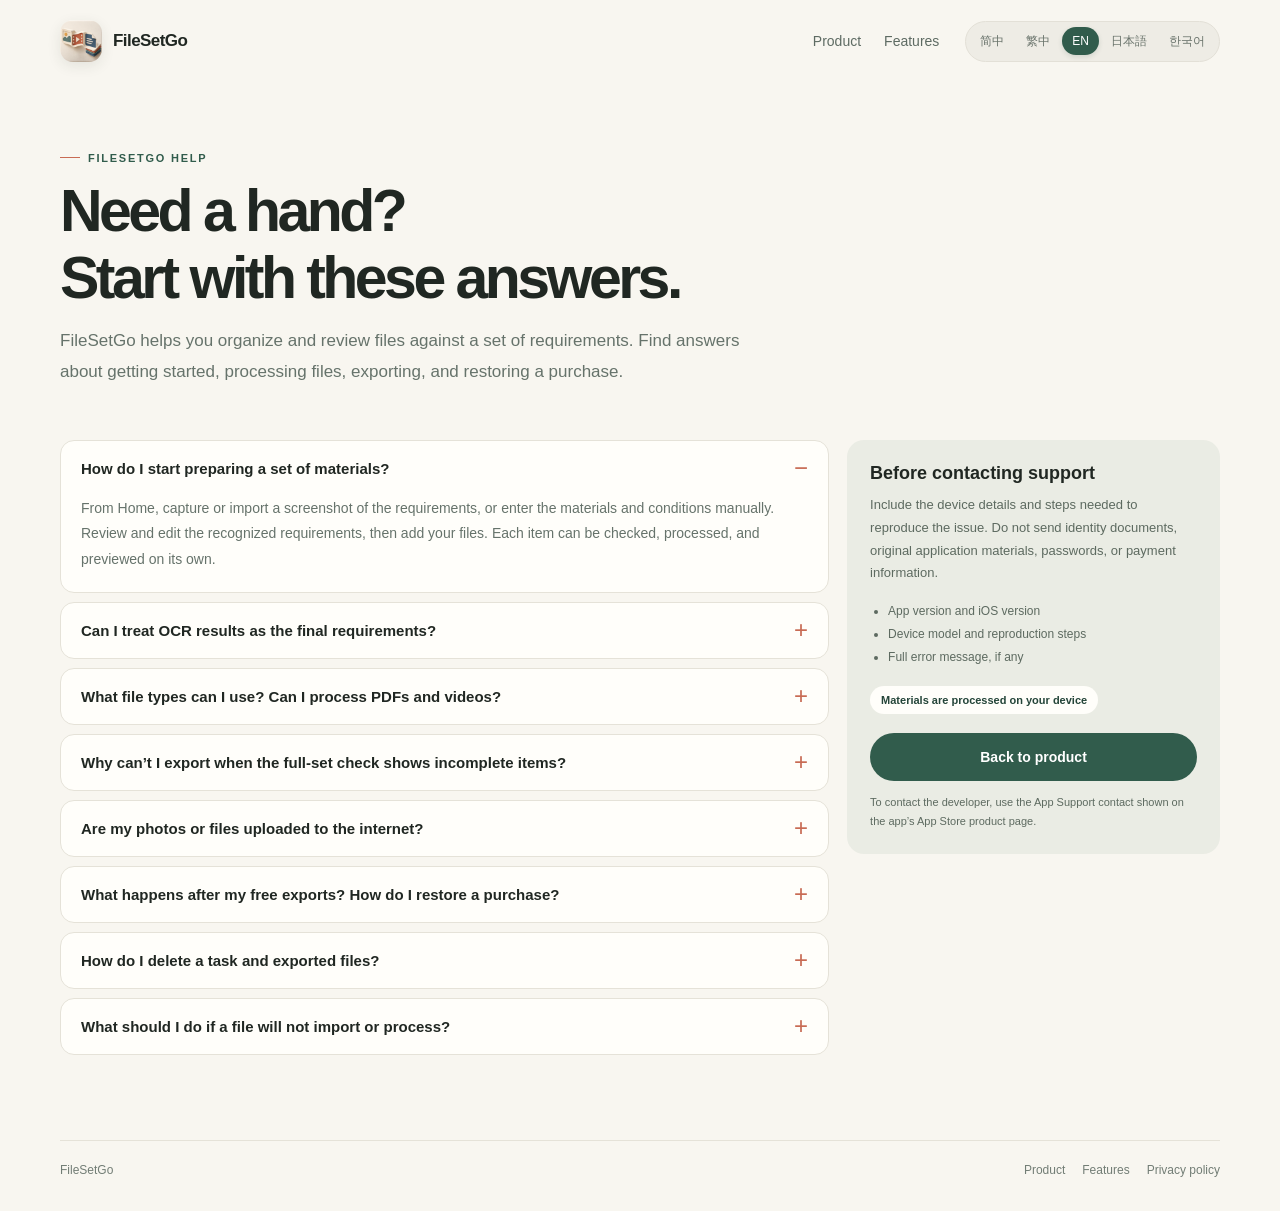
<file: support.html>
<!doctype html>
<html lang="zh-Hans">
<head>
  <meta charset="utf-8">
  <meta name="viewport" content="width=device-width, initial-scale=1">
  <meta name="theme-color" content="#f8f6f0">
  <meta name="description" id="meta-description" content="资料整整好 FileSetGo 使用帮助：从要求截图识别到材料处理、整套检查、导出和恢复购买。">
  <link rel="icon" type="image/png" href="./assets/app-icon.png">
  <link rel="stylesheet" href="./assets/site.css">
  <link rel="alternate" hreflang="zh-Hans" href="?lang=zh-Hans">
  <link rel="alternate" hreflang="zh-Hant-HK" href="?lang=zh-Hant-HK">
  <link rel="alternate" hreflang="en" href="?lang=en">
  <link rel="alternate" hreflang="ja" href="?lang=ja">
  <link rel="alternate" hreflang="ko" href="?lang=ko">
  <title>技术支持 · 资料整整好 FileSetGo</title>
</head>
<body>
<div class="wrap">
  <header class="site-header">
    <a class="brand" href="./index.html" aria-label="FileSetGo home"><img src="./assets/app-icon.png" alt=""><span class="brand-name" data-copy="brand">资料整整好 · FileSetGo</span></a>
    <div class="header-actions">
      <nav class="main-nav" aria-label="Main navigation"><a href="./index.html" data-copy="navHome">产品介绍</a><a href="./index.html#features" data-copy="navFeatures">功能</a></nav>
      <div class="language-picker" aria-label="Select language">
        <button type="button" data-lang="zh-Hans" aria-current="true">简中</button><button type="button" data-lang="zh-Hant-HK">繁中</button><button type="button" data-lang="en">EN</button><button type="button" data-lang="ja">日本語</button><button type="button" data-lang="ko">한국어</button>
      </div>
    </div>
  </header>
  <main>
    <section class="support-hero">
      <span class="eyebrow" data-copy="eyebrow">FileSetGo 使用帮助</span>
      <h1 data-copy="heroTitle">遇到问题？<br>先从这里找答案。</h1>
      <p data-copy="heroBody">资料整整好帮助你按要求整理和检查材料。下面整理了开始使用、文件处理、导出与购买恢复的常见解答。</p>
    </section>
    <section class="support-layout">
      <div class="faq-list">
        <details open><summary data-copy="q1">怎样开始整理一套材料？</summary><div class="faq-answer"><p data-copy="a1">从首页选择拍摄或导入要求截图，也可以手动列出材料和条件。识别后先核对并修改要求，再添加材料。每一项材料都可以单独确认、处理和预览。</p></div></details>
        <details><summary data-copy="q2">OCR 识别结果可以直接当作最终要求吗？</summary><div class="faq-answer"><p data-copy="a2">不可以。OCR 只帮助提取图片文字，模糊、裁切或复杂排版可能影响识别。请对照原始要求逐项确认，必要时手动修改；是否符合提交机构要求，以对方最终规则为准。</p></div></details>
        <details><summary data-copy="q3">支持哪些材料？可以处理 PDF 和视频吗？</summary><div class="faq-answer"><p data-copy="a3">可导入常见照片和图片、文件与扫描件、PDF，以及支持的视频。图片可以裁剪或调整尺寸和文件大小；PDF 可以预览、合并和调整页面；视频可裁剪、压缩或提取静帧。具体可用操作取决于文件类型和要求。</p></div></details>
        <details><summary data-copy="q4">整套检查显示还有项目未完成，为什么不能导出？</summary><div class="faq-answer"><p data-copy="a4">请打开检查结果中标记的材料，补充要求或重新处理后再检查。只有必需材料均已完成且通过当前检查，整套材料才可导出。自动检查用于整理参考，不代表平台或机构的最终审核结论。</p></div></details>
        <details><summary data-copy="q5">我的照片或文件会上传到网上吗？</summary><div class="faq-answer"><p data-copy="a5">导入材料、OCR 和文件处理都在设备本地完成，原始材料不会上传到 FileSetGo 的开发者服务器。购买、恢复购买与 App Store 版本检查会连接 Apple 服务；你主动保存或分享时，文件会交给所选的系统服务或 App。</p></div></details>
        <details><summary data-copy="q6">免费导出次数用完后，如何购买或恢复？</summary><div class="faq-answer"><p data-copy="a6">每台设备可免费成功导出 2 次。之后可在 App「设置」→「导出权限」中购买一次性永久解锁，以后不限次数导出。若已购买，请在同一页面点「恢复购买」，并确认设备已登录购买时使用的 Apple 账户。</p></div></details>
        <details><summary data-copy="q7">怎样删除任务和导出的文件？</summary><div class="faq-answer"><p data-copy="a7">在 App 中删除对应任务会清理 App 管理的相关文件。保存或分享至「照片」「文件」或其他 App 的副本由相应位置管理，需要分别前往该位置删除。设备备份行为取决于 iOS 设置。</p></div></details>
        <details><summary data-copy="q8">文件无法导入或处理时该怎么办？</summary><div class="faq-answer"><p data-copy="a8">先确认格式受支持、文件可正常打开、设备有足够存储空间。如果从照片图库导入，请检查 iOS「设置」中的照片权限；拍照时检查相机权限。若仍失败，请记录 App 版本、iOS 版本、设备型号、操作步骤和错误提示。</p></div></details>
      </div>
      <aside class="support-aside">
        <h2 data-copy="asideTitle">联系支持前，准备这些信息</h2>
        <p data-copy="asideBody">描述问题时附上必要的环境与步骤，能帮助我们更快定位。请勿发送身份证件、原始申请材料、密码或付款信息。</p>
        <ul><li data-copy="asideItem1">App 版本与 iOS 版本</li><li data-copy="asideItem2">设备型号与可复现步骤</li><li data-copy="asideItem3">完整错误提示（如有）</li></ul>
        <span class="support-chip" data-copy="asideChip">材料处理在设备本地完成</span>
        <a class="button button-primary" href="./index.html" data-copy="asideButton">返回产品介绍</a>
        <p class="small-note" data-copy="asideFoot">如需联系开发者，请使用 App Store 产品页面提供的「App 支持」联系方式。</p>
      </aside>
    </section>
  </main>
  <footer class="footer"><span data-copy="footerBrand">资料整整好 · FileSetGo</span><div class="footer-links"><a href="./index.html" data-copy="navHome">产品介绍</a><a href="./index.html#features" data-copy="navFeatures">功能</a><a href="./privacy.html" data-copy="privacyLink">隐私政策</a></div></footer>
</div>

<script type="application/json" id="translations">
{
  "zh-Hans": {
    "title": "技术支持 · 资料整整好 FileSetGo",
    "description": "资料整整好 FileSetGo 使用帮助：从要求截图识别到材料处理、整套检查、导出和恢复购买。",
    "brand": "资料整整好 · FileSetGo",
    "navHome": "产品介绍",
    "navFeatures": "功能",
    "eyebrow": "FileSetGo 使用帮助",
    "heroTitle": "遇到问题？\\n先从这里找答案。",
    "heroBody": "资料整整好帮助你按要求整理和检查材料。下面整理了开始使用、文件处理、导出与购买恢复的常见解答。",
    "q1": "怎样开始整理一套材料？",
    "a1": "从首页选择拍摄或导入要求截图，也可以手动列出材料和条件。识别后先核对并修改要求，再添加材料。每一项材料都可以单独确认、处理和预览。",
    "q2": "OCR 识别结果可以直接当作最终要求吗？",
    "a2": "不可以。OCR 只帮助提取图片文字，模糊、裁切或复杂排版可能影响识别。请对照原始要求逐项确认，必要时手动修改；是否符合提交机构要求，以对方最终规则为准。",
    "q3": "支持哪些材料？可以处理 PDF 和视频吗？",
    "a3": "可导入常见照片和图片、文件与扫描件、PDF，以及支持的视频。图片可以裁剪或调整尺寸和文件大小；PDF 可以预览、合并和调整页面；视频可裁剪、压缩或提取静帧。具体可用操作取决于文件类型和要求。",
    "q4": "整套检查显示还有项目未完成，为什么不能导出？",
    "a4": "请打开检查结果中标记的材料，补充要求或重新处理后再检查。只有必需材料均已完成且通过当前检查，整套材料才可导出。自动检查用于整理参考，不代表平台或机构的最终审核结论。",
    "q5": "我的照片或文件会上传到网上吗？",
    "a5": "导入材料、OCR 和文件处理都在设备本地完成，原始材料不会上传到 FileSetGo 的开发者服务器。购买、恢复购买与 App Store 版本检查会连接 Apple 服务；你主动保存或分享时，文件会交给所选的系统服务或 App。",
    "q6": "免费导出次数用完后，如何购买或恢复？",
    "a6": "每台设备可免费成功导出 2 次。之后可在 App「设置」→「导出权限」中购买一次性永久解锁，以后不限次数导出。若已购买，请在同一页面点「恢复购买」，并确认设备已登录购买时使用的 Apple 账户。",
    "q7": "怎样删除任务和导出的文件？",
    "a7": "在 App 中删除对应任务会清理 App 管理的相关文件。保存或分享至「照片」「文件」或其他 App 的副本由相应位置管理，需要分别前往该位置删除。设备备份行为取决于 iOS 设置。",
    "q8": "文件无法导入或处理时该怎么办？",
    "a8": "先确认格式受支持、文件可正常打开、设备有足够存储空间。如果从照片图库导入，请检查 iOS「设置」中的照片权限；拍照时检查相机权限。若仍失败，请记录 App 版本、iOS 版本、设备型号、操作步骤和错误提示。",
    "asideTitle": "联系支持前，准备这些信息",
    "asideBody": "描述问题时附上必要的环境与步骤，能帮助我们更快定位。请勿发送身份证件、原始申请材料、密码或付款信息。",
    "asideItem1": "App 版本与 iOS 版本",
    "asideItem2": "设备型号与可复现步骤",
    "asideItem3": "完整错误提示（如有）",
    "asideChip": "材料处理在设备本地完成",
    "asideButton": "返回产品介绍",
    "asideFoot": "如需联系开发者，请使用 App Store 产品页面提供的「App 支持」联系方式。",
    "footerBrand": "资料整整好 · FileSetGo",
    "privacyLink": "隐私政策"
  },
  "zh-Hant-HK": {
    "title": "技術支援 · 資料整整好 FileSetGo",
    "description": "資料整整好 FileSetGo 使用指南：由辨識要求截圖，到處理資料、檢查整套結果、匯出及恢復購買。",
    "brand": "資料整整好 · FileSetGo",
    "navHome": "產品介紹",
    "navFeatures": "功能",
    "eyebrow": "FileSetGo 使用指南",
    "heroTitle": "遇到問題？\\n先在這裡找答案。",
    "heroBody": "資料整整好助你按要求整理及檢查資料。以下解答涵蓋開始使用、檔案處理、匯出及恢復購買。",
    "q1": "如何開始整理一套資料？",
    "a1": "在首頁拍攝或匯入要求截圖，亦可手動列出資料及條件。辨識後先核對並修改要求，再加入資料。每項資料均可獨立確認、處理及預覽。",
    "q2": "OCR 辨識結果可以直接當作最終要求嗎？",
    "a2": "不可以。OCR 只協助擷取圖片文字；模糊、裁切或複雜排版可能影響辨識。請對照原始要求逐項確認，並在需要時手動修改；是否符合提交機構的要求，須以對方最終規則為準。",
    "q3": "支援哪些資料？可以處理 PDF 和影片嗎？",
    "a3": "可匯入常見相片和圖片、檔案及掃描文件、PDF，以及支援的影片。圖片可裁剪或調整尺寸及檔案大小；PDF 可預覽、合併及調整頁面；影片可裁剪、壓縮或擷取靜態畫面。可用操作視乎檔案類型和要求。",
    "q4": "整套檢查顯示有項目未完成，為何不能匯出？",
    "a4": "請開啟檢查結果中標示的資料，補充要求或重新處理，再次檢查。只有必需資料全部完成並通過目前檢查，整套資料才可匯出。自動檢查只供整理參考，並非平台或機構的最終審核結論。",
    "q5": "我的相片或檔案會上載到網上嗎？",
    "a5": "匯入資料、OCR 和檔案處理均在裝置本機完成，原始資料不會上載至 FileSetGo 開發者伺服器。購買、恢復購買及檢查 App Store 版本時會連接 Apple 服務；你主動儲存或分享時，檔案會交予所選系統服務或 App。",
    "q6": "免費匯出次數用完後，如何購買或恢復？",
    "a6": "每部裝置可免費成功匯出 2 次。之後可在 App「設定」→「匯出權限」購買一次性永久解鎖，之後不限次數匯出。如已購買，請在同一頁按「恢復購買」，並確認裝置已登入購買時使用的 Apple 帳戶。",
    "q7": "如何刪除任務及已匯出的檔案？",
    "a7": "在 App 刪除任務會清理 App 管理的相關檔案。已儲存或分享至「相片」「檔案」或其他 App 的副本由相應位置管理，須前往該位置分別刪除。裝置備份行為取決於 iOS 設定。",
    "q8": "檔案無法匯入或處理時該怎麼辦？",
    "a8": "先確認格式受支援、檔案可正常開啟，以及裝置有足夠儲存空間。如從相片圖庫匯入，請檢查 iOS「設定」內的相片權限；拍照時則檢查相機權限。如仍然失敗，請記下 App 版本、iOS 版本、裝置型號、操作步驟和錯誤提示。",
    "asideTitle": "聯絡支援前，請準備以下資料",
    "asideBody": "提供必要的裝置資料和操作步驟，有助我們更快找出問題。請勿傳送身份證明文件、原始申請資料、密碼或付款資料。",
    "asideItem1": "App 版本及 iOS 版本",
    "asideItem2": "裝置型號及重現步驟",
    "asideItem3": "完整錯誤提示（如有）",
    "asideChip": "資料在裝置本機處理",
    "asideButton": "返回產品介紹",
    "asideFoot": "如需聯絡開發者，請使用 App Store 產品頁面提供的「App 支援」聯絡方式。",
    "footerBrand": "資料整整好 · FileSetGo",
    "privacyLink": "私隱政策"
  },
  "en": {
    "title": "Support · FileSetGo",
    "description": "FileSetGo help for requirement screenshots, file processing, full-set checks, exports, and purchase restoration.",
    "brand": "FileSetGo",
    "navHome": "Product",
    "navFeatures": "Features",
    "eyebrow": "FileSetGo help",
    "heroTitle": "Need a hand?\\nStart with these answers.",
    "heroBody": "FileSetGo helps you organize and review files against a set of requirements. Find answers about getting started, processing files, exporting, and restoring a purchase.",
    "q1": "How do I start preparing a set of materials?",
    "a1": "From Home, capture or import a screenshot of the requirements, or enter the materials and conditions manually. Review and edit the recognized requirements, then add your files. Each item can be checked, processed, and previewed on its own.",
    "q2": "Can I treat OCR results as the final requirements?",
    "a2": "No. OCR helps extract text from an image. Blur, cropping, or complex layouts can affect recognition. Compare each result with the original instructions and edit it when needed. The receiving organization’s rules determine what is acceptable.",
    "q3": "What file types can I use? Can I process PDFs and videos?",
    "a3": "You can import common photos and images, files and scans, PDFs, and supported videos. Crop images or adjust their dimensions and file size; preview, merge, and rearrange PDF pages; trim or compress videos; or extract still frames. Available actions depend on the file and its requirements.",
    "q4": "Why can’t I export when the full-set check shows incomplete items?",
    "a4": "Open the flagged items, add or correct their requirements, or process them again, then rerun the check. Required items must be complete and pass the current checks before the full set can be exported. These checks help organize your work; they are not a final decision from a platform or organization.",
    "q5": "Are my photos or files uploaded to the internet?",
    "a5": "Imported materials, OCR, and file processing run on your device. Source files are not uploaded to FileSetGo developer servers. Purchases, restoration, and App Store version checks connect to Apple services. If you choose to save or share, files are handed to the system service or app you select.",
    "q6": "What happens after my free exports? How do I restore a purchase?",
    "a6": "Each device includes 2 successful exports at no charge. You can then make a one-time purchase in Settings → Export Access to unlock unlimited exports. If you already purchased, choose Restore Purchases on that screen and make sure you are signed in to the same Apple Account.",
    "q7": "How do I delete a task and exported files?",
    "a7": "Deleting a task in the app cleans up related files managed by FileSetGo. Copies saved or shared to Photos, Files, or another app are managed there and must be deleted separately. Device backups depend on your iOS settings.",
    "q8": "What should I do if a file will not import or process?",
    "a8": "Check that the format is supported, the file opens normally, and your device has enough free space. For imports from Photos, check Photos permission in iOS Settings; for capture, check Camera permission. If the issue continues, note your app and iOS versions, device model, steps to reproduce, and the full error message.",
    "asideTitle": "Before contacting support",
    "asideBody": "Include the device details and steps needed to reproduce the issue. Do not send identity documents, original application materials, passwords, or payment information.",
    "asideItem1": "App version and iOS version",
    "asideItem2": "Device model and reproduction steps",
    "asideItem3": "Full error message, if any",
    "asideChip": "Materials are processed on your device",
    "asideButton": "Back to product",
    "asideFoot": "To contact the developer, use the App Support contact shown on the app’s App Store product page.",
    "footerBrand": "FileSetGo",
    "privacyLink": "Privacy policy"
  },
  "ja": {
    "title": "サポート · FileSetGo",
    "description": "FileSetGo の使い方：条件画像の認識、ファイル処理、一式確認、書き出し、購入の復元。",
    "brand": "FileSetGo",
    "navHome": "製品紹介",
    "navFeatures": "機能",
    "eyebrow": "FileSetGo サポート",
    "heroTitle": "お困りですか？\\nまずはこちらをご確認ください。",
    "heroBody": "FileSetGo は条件に沿った資料の整理と確認をサポートします。使い始め方、ファイル処理、書き出し、購入の復元についてご案内します。",
    "q1": "資料一式の準備はどこから始めますか？",
    "a1": "ホームで条件のスクリーンショットを撮影または読み込みます。資料と条件を手入力することもできます。認識結果を確認・編集してからファイルを追加してください。資料は項目ごとに確認、処理、プレビューできます。",
    "q2": "OCR の結果を最終的な条件として使えますか？",
    "a2": "いいえ。OCR は画像から文字を読み取る補助機能です。画像のぼやけ、切り抜き、複雑なレイアウトで認識結果が変わることがあります。元の案内と照らし合わせて確認し、必要に応じて修正してください。提出先の規則が最終判断となります。",
    "q3": "どのようなファイルに対応していますか？PDF や動画も処理できますか？",
    "a3": "一般的な写真・画像、ファイルやスキャン、PDF、対応する動画を読み込めます。画像の切り抜きやサイズ調整、PDF のプレビュー・結合・ページ整理、動画のトリミング・圧縮、静止画フレームの抽出に対応します。操作内容はファイルと条件によって異なります。",
    "q4": "一式チェックに未完了項目があると書き出せないのはなぜですか？",
    "a4": "該当する資料を開き、条件を追加・修正するか、もう一度処理してから再確認してください。必須項目が完了し、現在のチェックを通過すると一式を書き出せます。チェック結果は整理の参考であり、提出先の最終審査を示すものではありません。",
    "q5": "写真やファイルはインターネットにアップロードされますか？",
    "a5": "読み込んだ資料、OCR、ファイル処理は端末内で実行します。元ファイルを FileSetGo の開発者サーバーへアップロードしません。購入、復元、App Store のバージョン確認では Apple のサービスに接続します。保存や共有を選んだ場合、ファイルは選択したシステムサービスまたはアプリに渡されます。",
    "q6": "無料の書き出し回数を使い切った後、購入や復元はどうしますか？",
    "a6": "各端末で 2 回まで無料で書き出せます。その後、設定 → 書き出し権限から一度だけ購入して回数無制限にできます。購入済みの場合は同じ画面で「購入を復元」を選び、購入時と同じ Apple Account にサインインしていることを確認してください。",
    "q7": "タスクや書き出したファイルを削除するには？",
    "a7": "App 内でタスクを削除すると、FileSetGo が管理する関連ファイルも整理されます。「写真」「ファイル」やほかの App に保存・共有したコピーは、それぞれの場所で削除してください。端末のバックアップは iOS の設定に従います。",
    "q8": "ファイルを読み込めない、または処理できない場合は？",
    "a8": "対応形式であること、ファイルを正常に開けること、端末に十分な空き容量があることを確認してください。写真から読み込む場合は iOS 設定の写真アクセス、撮影時はカメラのアクセス権を確認します。解決しない場合は App と iOS のバージョン、端末の機種、再現手順、エラー全文を記録してください。",
    "asideTitle": "サポートへ連絡する前に",
    "asideBody": "問題の再現に必要な端末情報と手順をお知らせください。本人確認書類、申請元の資料、パスワード、決済情報は送らないでください。",
    "asideItem1": "App と iOS のバージョン",
    "asideItem2": "端末の機種と再現手順",
    "asideItem3": "エラー全文（表示された場合）",
    "asideChip": "資料は端末内で処理",
    "asideButton": "製品紹介へ戻る",
    "asideFoot": "開発者へのお問い合わせは、App Store の製品ページに記載された App サポート窓口をご利用ください。",
    "footerBrand": "FileSetGo",
    "privacyLink": "プライバシーポリシー"
  },
  "ko": {
    "title": "지원 · FileSetGo",
    "description": "FileSetGo 도움말: 요구 사항 이미지 인식, 파일 처리, 전체 검사, 내보내기 및 구매 복원.",
    "brand": "FileSetGo",
    "navHome": "제품 소개",
    "navFeatures": "기능",
    "eyebrow": "FileSetGo 도움말",
    "heroTitle": "도움이 필요하신가요?\\n먼저 여기서 확인하세요.",
    "heroBody": "FileSetGo는 요구 사항에 맞춰 자료를 정리하고 확인하도록 도와줍니다. 시작하기, 파일 처리, 내보내기, 구매 복원에 관한 답변을 확인하세요.",
    "q1": "자료 모음을 어떻게 준비하기 시작하나요?",
    "a1": "홈에서 요구 사항 스크린샷을 촬영하거나 가져오세요. 자료와 조건을 직접 입력할 수도 있습니다. 인식 결과를 확인하고 수정한 뒤 파일을 추가하세요. 각 항목을 따로 확인하고 처리하고 미리 볼 수 있습니다.",
    "q2": "OCR 인식 결과를 최종 요구 사항으로 사용해도 되나요?",
    "a2": "아니요. OCR은 이미지의 텍스트를 추출하는 데 도움을 줍니다. 흐림, 잘림, 복잡한 레이아웃 때문에 인식이 달라질 수 있습니다. 원본 안내와 대조해 확인하고 필요하면 수정하세요. 제출 기관의 최종 규칙을 따라야 합니다.",
    "q3": "어떤 자료를 지원하나요? PDF와 동영상도 처리할 수 있나요?",
    "a3": "일반 사진과 이미지, 파일 및 스캔본, PDF, 지원되는 동영상을 가져올 수 있습니다. 이미지를 자르거나 크기와 용량을 조정하고, PDF를 미리 보고 병합하거나 페이지를 정리할 수 있습니다. 동영상을 자르거나 압축하고 정지 화면을 추출할 수 있습니다. 사용 가능한 작업은 파일과 조건에 따라 다릅니다.",
    "q4": "전체 검사에서 미완료 항목이 있으면 왜 내보낼 수 없나요?",
    "a4": "표시된 자료를 열어 조건을 추가하거나 수정하고 다시 처리한 후 재검사하세요. 필수 항목이 모두 완료되고 현재 검사를 통과해야 전체 자료를 내보낼 수 있습니다. 자동 검사는 정리 참고용이며 플랫폼이나 기관의 최종 심사 결과를 의미하지 않습니다.",
    "q5": "사진이나 파일이 인터넷에 업로드되나요?",
    "a5": "가져온 자료, OCR, 파일 처리는 기기에서 실행됩니다. 원본 파일을 FileSetGo 개발자 서버에 업로드하지 않습니다. 구매, 복원, App Store 버전 확인 시 Apple 서비스에 연결됩니다. 저장이나 공유를 선택하면 파일이 선택한 시스템 서비스 또는 앱으로 전달됩니다.",
    "q6": "무료 내보내기를 다 사용한 후 어떻게 구매하거나 복원하나요?",
    "a6": "기기마다 성공적으로 2회까지 무료로 내보낼 수 있습니다. 이후 설정 → 내보내기 권한에서 1회 구매하여 무제한 내보내기를 잠금 해제할 수 있습니다. 이미 구매했다면 같은 화면에서 ‘구매 복원’을 누르고 구매에 사용한 Apple 계정에 로그인했는지 확인하세요.",
    "q7": "작업과 내보낸 파일을 어떻게 삭제하나요?",
    "a7": "앱에서 작업을 삭제하면 FileSetGo가 관리하는 관련 파일을 정리합니다. 사진, 파일 또는 다른 앱에 저장하거나 공유한 사본은 해당 위치에서 각각 삭제해야 합니다. 기기 백업은 iOS 설정에 따릅니다.",
    "q8": "파일을 가져오거나 처리할 수 없으면 어떻게 하나요?",
    "a8": "지원되는 형식인지, 파일이 정상적으로 열리는지, 기기에 여유 공간이 충분한지 확인하세요. 사진에서 가져오는 경우 iOS 설정의 사진 접근 권한을 확인하고 촬영 시에는 카메라 권한을 확인하세요. 계속 문제가 발생하면 앱과 iOS 버전, 기기 모델, 재현 단계, 전체 오류 메시지를 기록하세요.",
    "asideTitle": "지원팀에 문의하기 전에",
    "asideBody": "문제를 확인할 수 있도록 기기 정보와 재현 단계를 포함해 주세요. 신분증, 원본 신청 자료, 암호 또는 결제 정보를 보내지 마세요.",
    "asideItem1": "앱 버전 및 iOS 버전",
    "asideItem2": "기기 모델 및 재현 단계",
    "asideItem3": "전체 오류 메시지(있는 경우)",
    "asideChip": "자료는 기기에서 처리됩니다",
    "asideButton": "제품 소개로 돌아가기",
    "asideFoot": "개발자에게 문의하려면 App Store 제품 페이지에 표시된 앱 지원 연락처를 이용하세요.",
    "footerBrand": "FileSetGo",
    "privacyLink": "개인정보 처리방침"
  }
}
</script>
<script src="./assets/site.js" defer></script>
</body>
</html>
</file>
<file: assets/site.css>
:root {
  color-scheme: light;
  --ink: #202722;
  --muted: #66736b;
  --paper: #f8f6f0;
  --white: #fffefa;
  --line: #e5e2d8;
  --green: #315c4c;
  --green-dark: #244539;
  --coral: #c86b54;
  --gold: #e6bd65;
  font-family: -apple-system, BlinkMacSystemFont, "DM Sans", "Noto Sans HK", "Noto Sans JP", "Noto Sans KR", "Segoe UI", sans-serif;
  color: var(--ink);
  background: var(--paper);
  font-synthesis: none;
}
* { box-sizing: border-box; }
html { scroll-behavior: smooth; }
body { margin: 0; min-width: 320px; background: var(--paper); }
a { color: inherit; text-decoration: none; }
button { font: inherit; }
.wrap { width: min(1160px, calc(100% - 48px)); margin-inline: auto; }
.site-header { height: 82px; display: flex; align-items: center; justify-content: space-between; gap: 20px; }
.brand { display: inline-flex; align-items: center; gap: 11px; font-weight: 700; letter-spacing: -.035em; }
.brand img { width: 42px; height: 42px; border-radius: 13px; box-shadow: 0 4px 14px #27382c18; }
.brand-name { font-size: 17px; }
.header-actions { display: flex; align-items: center; gap: 26px; }
.main-nav { display: flex; gap: 23px; color: #5e6b63; font-size: 14px; }
.main-nav a:hover, .footer a:hover { color: var(--coral); }
.language-picker { display: flex; align-items: center; padding: 4px; gap: 2px; background: #eeece5; border: 1px solid #e3e0d7; border-radius: 999px; }
.language-picker button { border: 0; background: transparent; color: #69736b; border-radius: 999px; padding: 7px 10px; cursor: pointer; font-size: 12px; }
.language-picker button[aria-current="true"] { color: white; background: var(--green); box-shadow: 0 2px 5px #24453924; }
.eyebrow { display: inline-flex; gap: 8px; align-items: center; text-transform: uppercase; letter-spacing: .16em; color: var(--green); font-size: 11px; font-weight: 700; }
.eyebrow::before { content: ""; width: 20px; height: 1px; background: var(--coral); }
.hero { position: relative; overflow: hidden; padding: 57px 0 75px; border-radius: 30px; background: radial-gradient(ellipse at 78% 3%, #f1e0c3 0, transparent 36%), linear-gradient(130deg, #fbfaf6 8%, #f0ede4 100%); }
.hero::after { position: absolute; z-index: 0; content: ""; width: 510px; height: 510px; right: -190px; bottom: -280px; border-radius: 50%; border: 1px solid #c86b5428; box-shadow: 0 0 0 46px #ffffff24, 0 0 0 92px #ffffff1c; }
.hero-grid { position: relative; z-index: 1; display: grid; grid-template-columns: 1fr .88fr; align-items: center; gap: 24px; min-height: 500px; }
.hero-copy { max-width: 585px; padding: 0 0 0 28px; }
.hero-copy h1 { margin: 19px 0 18px; max-width: 590px; white-space: pre-line; font-size: clamp(43px, 5vw, 68px); line-height: 1.12; letter-spacing: -.065em; font-weight: 700; }
.hero-copy p { max-width: 540px; color: #626d65; font-size: 18px; line-height: 1.8; margin: 0; }
.actions { display: flex; flex-wrap: wrap; align-items: center; gap: 12px; margin-top: 30px; }
.button { display: inline-flex; align-items: center; justify-content: center; min-height: 48px; border: 1px solid transparent; border-radius: 999px; padding: 0 21px; font-size: 14px; font-weight: 650; transition: transform .18s, box-shadow .18s; }
.button:hover { transform: translateY(-2px); box-shadow: 0 8px 20px #23352d18; }
.button-primary { color: #fff; background: var(--green); }
.button-quiet { color: var(--ink); border-color: #d8d5cc; background: #fffefa99; }
.hero-note { margin-top: 22px !important; font-size: 12px !important; color: #748077 !important; }
.visual { position: relative; min-height: 470px; display: grid; place-items: center; }
.visual-glow { position: absolute; width: 390px; height: 390px; border-radius: 50%; background: radial-gradient(circle, #ead9b9 0, #e9ddc444 45%, transparent 70%); }
.phone { position: relative; width: 248px; height: 486px; padding: 9px; overflow: hidden; border: 1px solid #b7b8b2; border-radius: 39px; background: #222b27; box-shadow: 0 34px 60px #27392e2b, 0 8px 16px #27392e19; transform: rotate(3deg); }
.phone-screen { width: 100%; height: 100%; overflow: hidden; border-radius: 30px; background: white; }
.phone-screen img { display: block; width: 100%; height: 100%; object-fit: cover; object-position: 50% 50%; transform: scale(1.36); }
.phone-island { position: absolute; z-index: 2; width: 79px; height: 20px; top: 17px; left: 50%; transform: translateX(-50%); border-radius: 20px; background: #171a18; }
.float-card { position: absolute; z-index: 3; border: 1px solid #ffffffd1; background: #fffefaed; backdrop-filter: blur(14px); border-radius: 16px; box-shadow: 0 16px 34px #27392e1b; padding: 13px 16px; }
.float-one { top: 74px; left: 0; transform: rotate(-4deg); }
.float-two { right: -3px; bottom: 75px; transform: rotate(3deg); }
.float-label { display: block; color: #78837b; font-size: 10px; letter-spacing: .1em; text-transform: uppercase; margin-bottom: 5px; }
.float-card strong { font-size: 14px; }
.float-dot { display: inline-block; width: 7px; height: 7px; margin-right: 5px; border-radius: 50%; background: #5c9c75; }
.trust-strip { display: grid; grid-template-columns: repeat(3,1fr); gap: 1px; margin: 34px 0 92px; border: 1px solid var(--line); border-radius: 16px; background: var(--line); overflow: hidden; }
.trust-item { display: flex; align-items: center; justify-content: center; gap: 10px; min-height: 66px; padding: 12px; background: #fbfaf6; color: #47564d; font-size: 13px; font-weight: 600; text-align: center; }
.trust-item span:first-child { color: var(--coral); font-size: 17px; }
.section { padding: 22px 0 88px; }
.section-head { display: flex; align-items: end; justify-content: space-between; gap: 30px; margin-bottom: 27px; }
.section-head h2 { max-width: 650px; font-size: clamp(29px, 4vw, 44px); line-height: 1.2; letter-spacing: -.05em; margin: 10px 0 0; }
.section-head p { max-width: 395px; color: var(--muted); font-size: 14px; line-height: 1.7; margin: 0; }
.steps { display: grid; grid-template-columns: repeat(4,1fr); gap: 12px; counter-reset: steps; }
.step { min-height: 190px; padding: 22px; border-radius: 17px; border: 1px solid var(--line); background: var(--white); counter-increment: steps; }
.step::before { display: block; content: "0" counter(steps); margin-bottom: 27px; color: var(--coral); font-size: 12px; font-weight: 700; letter-spacing: .12em; }
.step h3, .feature h3 { margin: 0 0 9px; font-size: 17px; letter-spacing: -.02em; }
.step p, .feature p { margin: 0; color: var(--muted); font-size: 13px; line-height: 1.72; }
.features { display: grid; grid-template-columns: repeat(3,1fr); gap: 12px; }
.feature { min-height: 205px; padding: 23px; border-radius: 17px; border: 1px solid var(--line); background: var(--white); }
.feature-icon { display: grid; place-items: center; width: 38px; height: 38px; margin-bottom: 21px; border-radius: 12px; color: var(--green-dark); background: #e9efe9; font-size: 17px; font-weight: 700; }
.privacy-panel { position: relative; overflow: hidden; display: grid; grid-template-columns: 1fr .7fr; align-items: center; gap: 28px; padding: 38px; border-radius: 23px; background: var(--green-dark); color: #fffefa; }
.privacy-panel::after { position: absolute; content: ""; width: 340px; height: 340px; right: -60px; bottom: -220px; border: 1px solid #ffffff28; border-radius: 50%; box-shadow: 0 0 0 36px #ffffff0c, 0 0 0 72px #ffffff09; }
.privacy-panel .eyebrow { color: #d4dfd2; }
.privacy-panel h2 { max-width: 560px; margin: 12px 0; font-size: clamp(29px, 4vw, 42px); line-height: 1.22; letter-spacing: -.045em; }
.privacy-panel p { max-width: 600px; margin: 0; color: #d1ddd4; font-size: 14px; line-height: 1.8; }
.privacy-facts { position: relative; z-index: 1; display: grid; gap: 9px; }
.privacy-fact { padding: 13px 15px; border: 1px solid #ffffff24; border-radius: 12px; background: #ffffff0d; font-size: 13px; color: #f4f4ed; }
.cta { display: flex; align-items: center; justify-content: space-between; gap: 24px; margin: 82px 0; padding: 26px 30px; border: 1px solid var(--line); border-radius: 18px; background: #fffefa; }
.cta h2 { margin: 0 0 6px; font-size: 23px; letter-spacing: -.04em; }
.cta p { margin: 0; color: var(--muted); font-size: 13px; }
.footer { display: flex; flex-wrap: wrap; align-items: center; justify-content: space-between; gap: 14px; padding: 22px 0 34px; border-top: 1px solid var(--line); color: #727d75; font-size: 12px; }
.footer-links { display: flex; gap: 17px; }
.support-hero { padding: 62px 0 38px; }
.support-hero h1 { max-width: 780px; margin: 14px 0; white-space: pre-line; font-size: clamp(38px, 5.5vw, 59px); line-height: 1.14; letter-spacing: -.06em; }
.support-hero p { max-width: 680px; margin: 0; color: var(--muted); font-size: 17px; line-height: 1.8; }
.support-layout { display: grid; grid-template-columns: minmax(0, 1.65fr) minmax(240px, .8fr); align-items: start; gap: 18px; padding: 15px 0 85px; }
.faq-list { display: grid; gap: 9px; }
.faq-list details { border: 1px solid var(--line); border-radius: 14px; background: var(--white); }
.faq-list summary { position: relative; list-style: none; cursor: pointer; padding: 19px 51px 19px 20px; font-size: 15px; font-weight: 650; }
.faq-list summary::-webkit-details-marker { display: none; }
.faq-list summary::after { position: absolute; content: "+"; right: 20px; top: 13px; color: var(--coral); font-size: 24px; font-weight: 400; }
.faq-list details[open] summary::after { content: "−"; }
.faq-answer { padding: 0 20px 20px; color: var(--muted); font-size: 14px; line-height: 1.8; }
.faq-answer p { margin: 0; }
.support-aside { position: sticky; top: 18px; padding: 23px; border-radius: 17px; background: #eaece4; }
.support-aside h2 { margin: 0 0 10px; font-size: 18px; }
.support-aside p { margin: 0; color: #5d6a60; font-size: 13px; line-height: 1.75; }
.support-aside ul { padding-left: 18px; margin: 15px 0 0; color: #5d6a60; font-size: 12px; line-height: 1.9; }
.support-chip { display: inline-flex; margin-top: 17px; border-radius: 999px; background: #fffefa; color: var(--green-dark); padding: 8px 11px; font-size: 11px; font-weight: 650; }
.support-aside .button { width: 100%; margin-top: 19px; }
.support-aside .small-note { margin-top: 12px; font-size: 11px; }
@media (max-width: 850px) {
  .wrap { width: min(100% - 34px, 670px); }
  .site-header { height: 72px; }
  .main-nav { display: none; }
  .hero { padding: 44px 0 48px; border-radius: 23px; }
  .hero-grid { grid-template-columns: 1fr; gap: 2px; }
  .hero-copy { padding: 0 16px; }
  .hero-copy h1 { max-width: 630px; font-size: clamp(41px, 10vw, 62px); }
  .hero-copy p { font-size: 16px; }
  .visual { min-height: 440px; }
  .phone { width: 207px; height: 407px; border-radius: 34px; }
  .phone-screen { border-radius: 26px; }
  .float-one { left: 3%; top: 68px; }
  .float-two { right: 2%; bottom: 70px; }
  .trust-strip { grid-template-columns: 1fr; margin: 22px 0 67px; }
  .trust-item { justify-content: flex-start; padding-left: 20px; min-height: 53px; }
  .section { padding-bottom: 64px; }
  .section-head { display: block; }
  .section-head p { margin-top: 14px; }
  .steps { grid-template-columns: repeat(2,1fr); }
  .step { min-height: 170px; }
  .step::before { margin-bottom: 18px; }
  .features { grid-template-columns: 1fr 1fr; }
  .feature { min-height: 190px; }
  .privacy-panel { grid-template-columns: 1fr; padding: 27px 22px; }
  .cta { align-items: flex-start; flex-direction: column; margin: 60px 0; }
  .support-hero { padding-top: 45px; }
  .support-layout { grid-template-columns: 1fr; padding-bottom: 60px; }
  .support-aside { position: static; }
}
@media (max-width: 460px) {
  .wrap { width: calc(100% - 28px); }
  .brand img { width: 36px; height: 36px; border-radius: 11px; }
  .brand-name { font-size: 14px; }
  .header-actions { gap: 8px; }
  .language-picker { gap: 0; }
  .language-picker button { padding: 7px 7px; font-size: 10px; }
  .hero-copy { padding: 0 6px; }
  .hero-copy h1 { font-size: 40px; }
  .hero-note { max-width: 330px; }
  .visual { min-height: 390px; }
  .phone { width: 180px; height: 356px; padding: 7px; border-radius: 30px; }
  .phone-screen { border-radius: 24px; }
  .phone-island { top: 13px; width: 66px; height: 17px; }
  .float-card { padding: 10px 11px; border-radius: 12px; }
  .float-one { top: 58px; }
  .float-two { bottom: 50px; }
  .float-card strong { font-size: 12px; }
  .steps, .features { grid-template-columns: 1fr; }
  .step, .feature { min-height: auto; }
  .step::before { margin-bottom: 17px; }
  .feature-icon { margin-bottom: 14px; }
  .footer { align-items: flex-start; flex-direction: column; }
}
@media (prefers-reduced-motion: reduce) { html { scroll-behavior: auto; } *, *::before, *::after { transition-duration: .01ms !important; animation-duration: .01ms !important; } }
</file>
